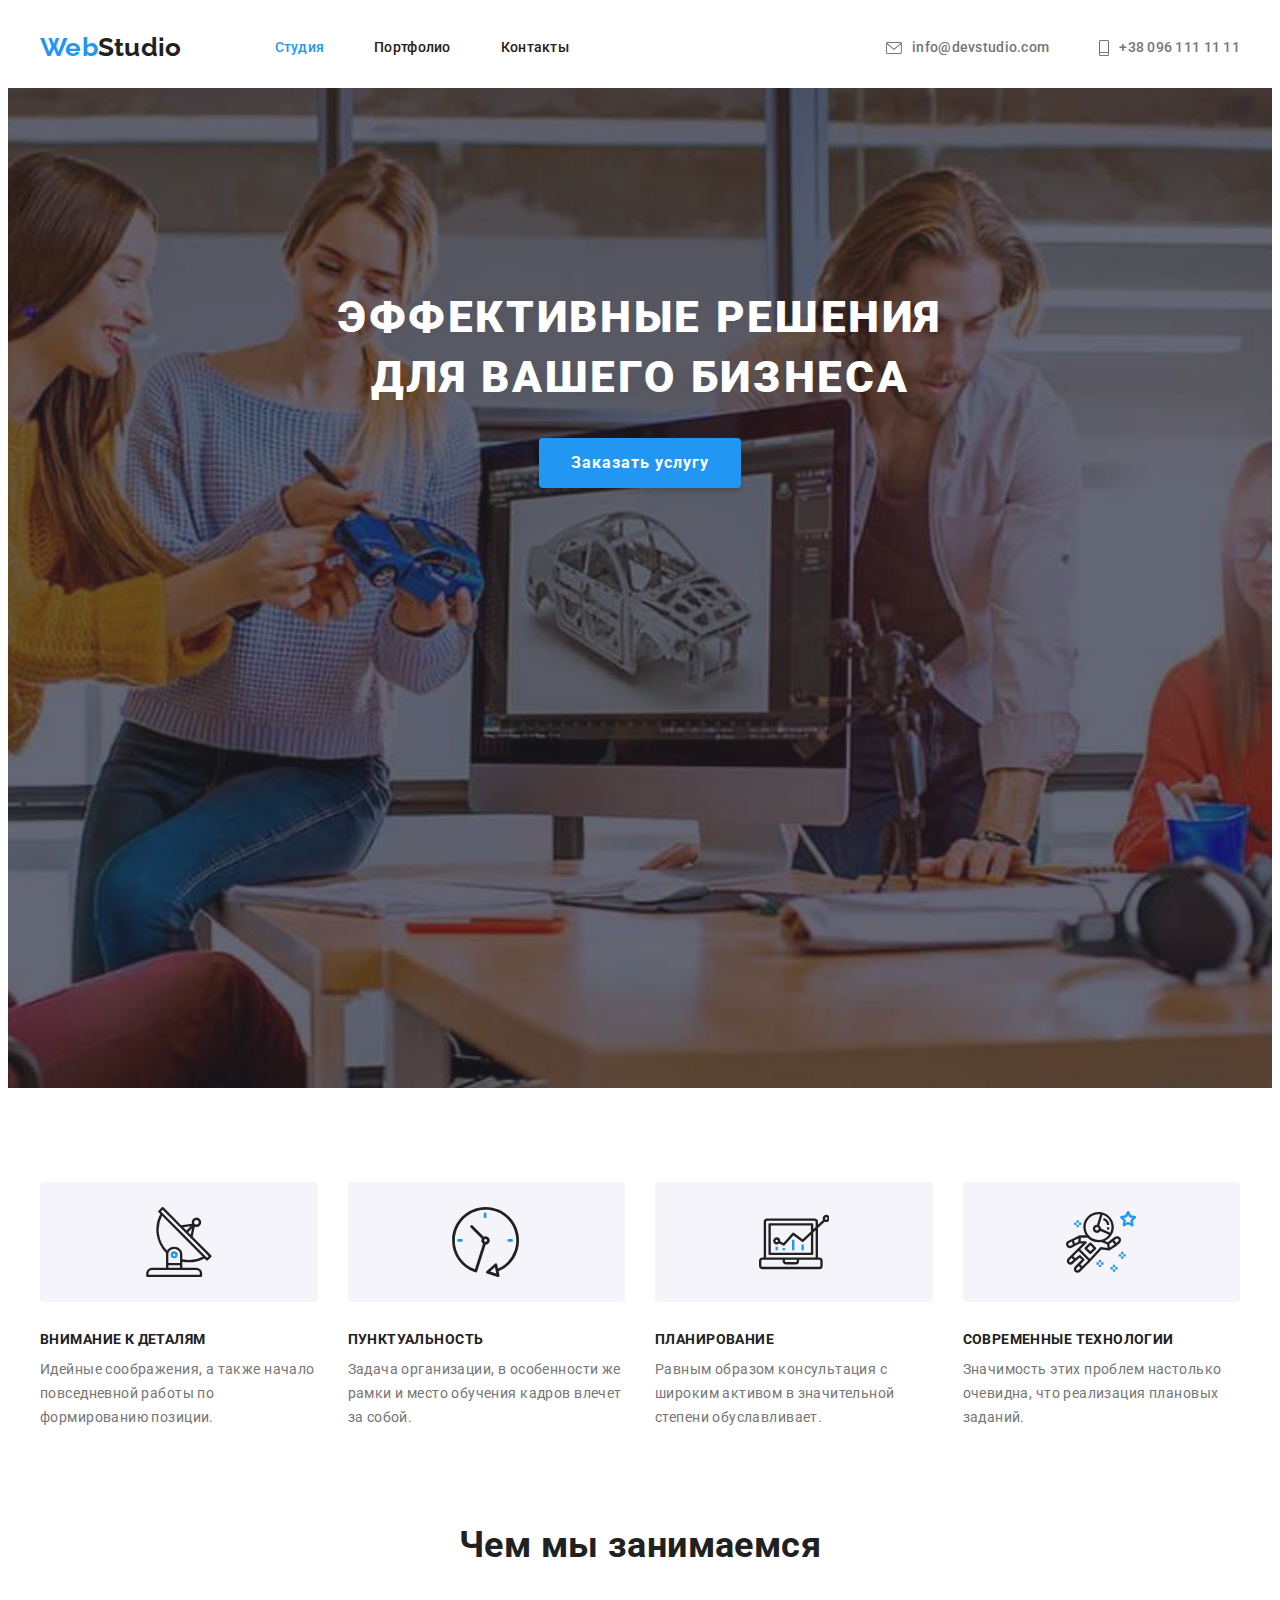
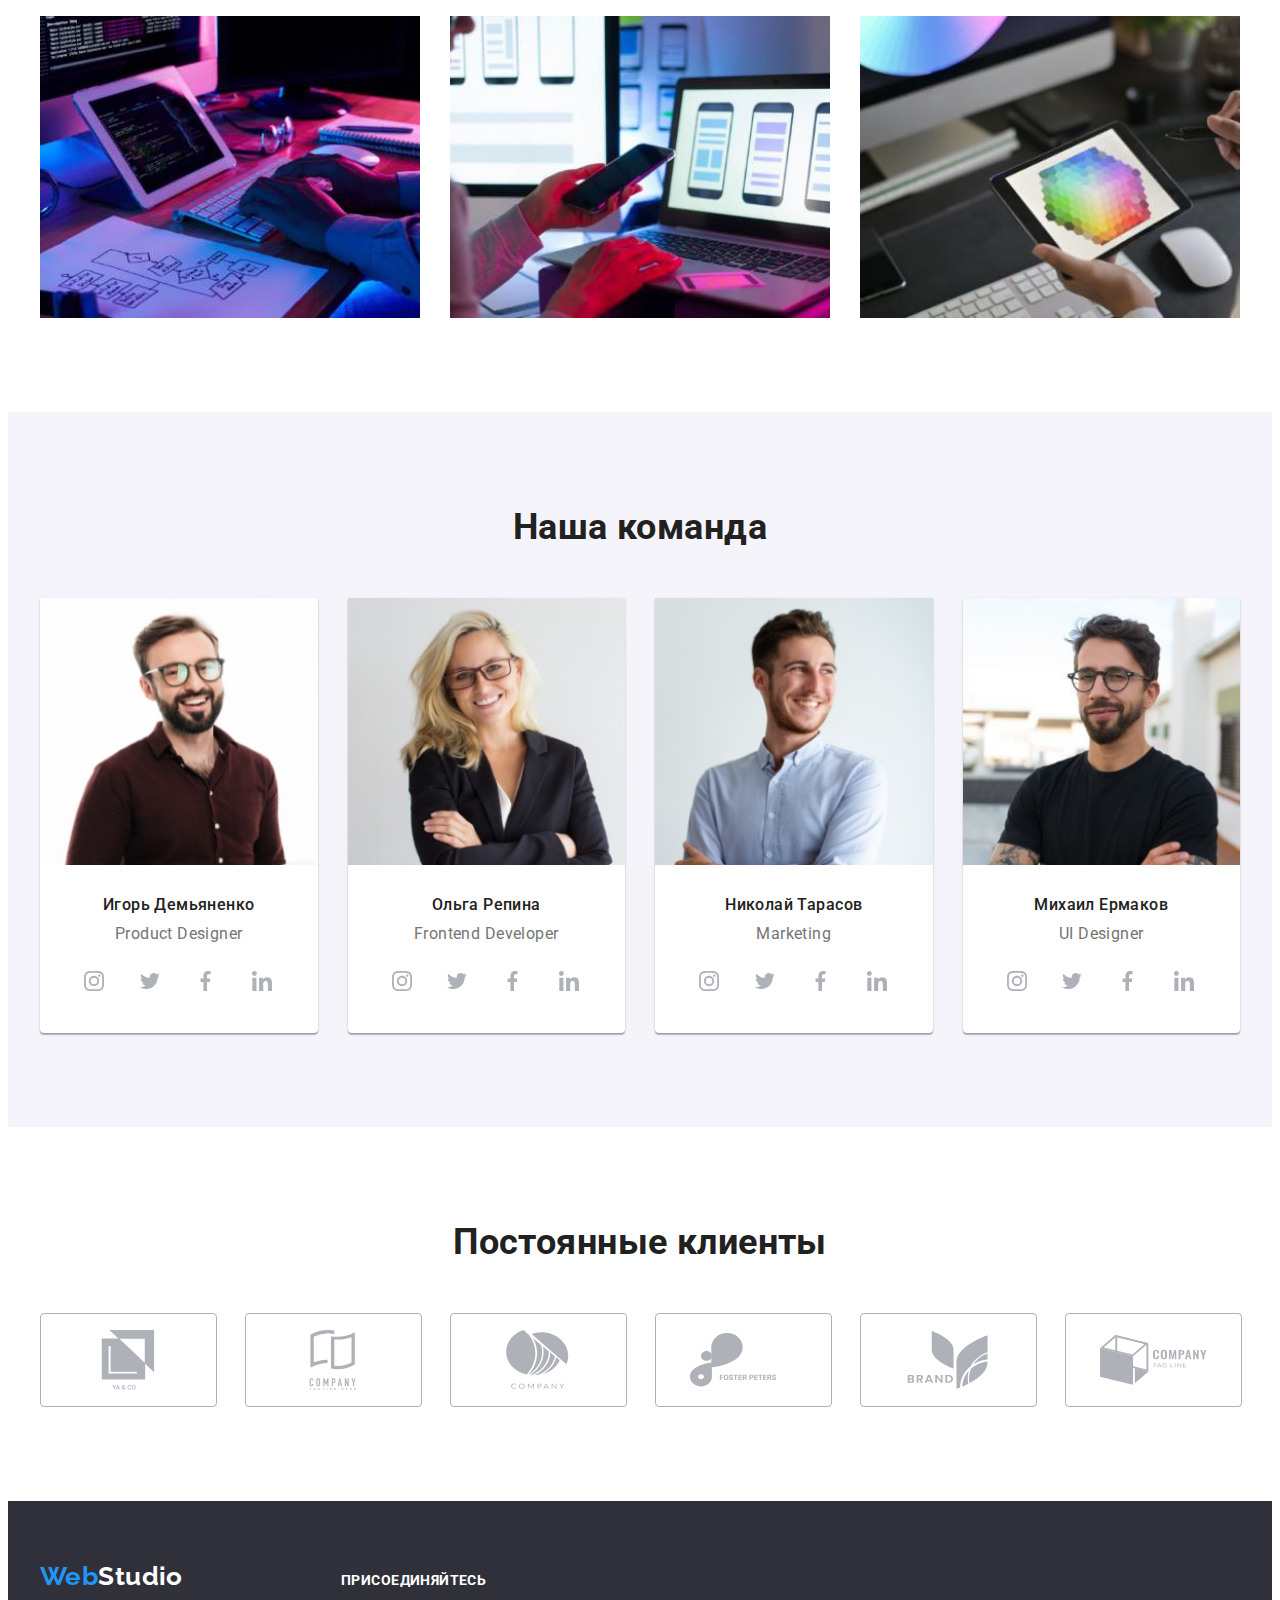
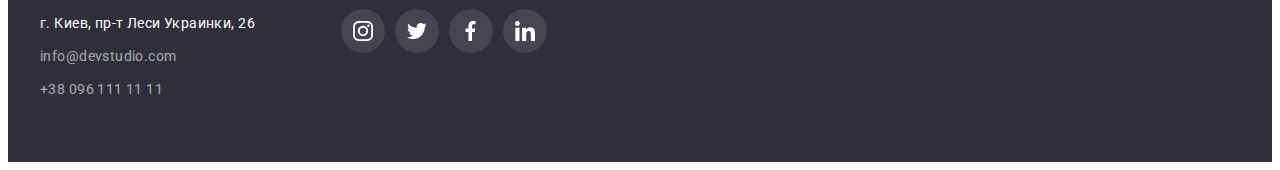
<file: index.html>
<!doctype html>
<html lang="ru">
<head>
    <meta charset="UTF-8">
    <meta http-equiv="X-UA-Compatible" content="IE=edge">
    <meta name="viewport" content="width=device-width, initial-scale=1.0">
    <link rel="preconnect" href="https://fonts.googleapis.com">
    <link rel="preconnect" href="https://fonts.gstatic.com" crossorigin>
    <link href="https://fonts.googleapis.com/css2?family=Raleway:wght@700&family=Roboto:wght@400;500;700;900&display=swap"
        rel="stylesheet">
    <link rel="stylesheet" href="https://cdnjs.cloudflare.com/ajax/libs/modern-normalize/1.1.0/modern-normalize.min.css"
        integrity="sha512-wpPYUAdjBVSE4KJnH1VR1HeZfpl1ub8YT/NKx4PuQ5NmX2tKuGu6U/JRp5y+Y8XG2tV+wKQpNHVUX03MfMFn9Q=="
        crossorigin="anonymous" referrerpolicy="no-referrer" />
    <link rel="stylesheet" href="./styles/styles.css">
    <link rel="shortcut icon" href="./images/icon.jpg" type="image/jpg">
    <title>Studio</title>
</head>
<body class="body-main">
    
<!--Шапка сайта-->
    
    <header class="header">
        <div class="container main-nav">
            <a class="link-logo header-logo" href="./index.html" lang="en">Web<span class="logo-black">Studio</span></a>
            
            <nav class="header-nav">
            <ul class="list header-list-nav">
                <li class="header-list-item"><a href="./index.html" class="link current">Студия</a></li>
                <li class="header-list-item"><a href="./portfolio.html" class="link">Портфолио</a></li>
                <li class="header-list-item"><a href="./contacts.html" class="link">Контакты</a></li>
            </ul>
            </nav>
        
            <ul class="contacts list">
                <li class="contacts-list-item">
                    <a class="link contacts-link" href="mailto:info@devstudio.com">
                        <svg class="header-icon" width="16" height="12">
                            <use href="./images/icons.svg#envelope"></use>
                        </svg>info@devstudio.com
                    </a></li>
                <li class="contacts-list-item">
                    <a class="link contacts-link" href="tel:+380961111111"><svg class="header-icon" width="10" height="16">
                        <use href="./images/icons.svg#smartphone"></use>
                    </svg>
                        +38 096 111 11 11
                    </a></li>
        </ul>
        </div>
    </header>

<!--Основная часть-->
    
    <main>
    
<!--Секция "Начальная"-->
    
      <section class="hero">
          <h1 class="hero-title-h1 white-text">Эффективные решения для вашего бизнеса</h1>
          <button class="button" type="button">Заказать услугу</button>
      </section>
    
<!--Секция "О нас"-->
      
      <section class="about-us section">
          <div class="container">
          <h2 class="section-title-h2 visually-hidden">О нас</h2>
          <ul class="list about-us-list card-set">
              <li class="about-us-list-item card-item">
                  <div class="about-us-label">
                      <svg width="70" height="70">
                          <use href="./images/icons.svg#antenna"></use>
                      </svg>
                  </div>
                  <h3 class="about-us-header header-h3">Внимание к деталям</h3>
                  <p class="about-us-description">Идейные соображения, а также начало повседневной работы по формированию позиции.</p>
              </li>
              <li class="about-us-list-item card-item">
                <div class="about-us-label">
                    <svg width="70" height="70">
                        <use href="./images/icons.svg#clock"></use>
                    </svg>
                </div>
                <h3 class="about-us-header header-h3">Пунктуальность</h3>
                <p class="about-us-description">Задача организации, в особенности же рамки и место обучения кадров влечет за собой.</p>
              </li>
              <li class="about-us-list-item card-item">
                <div class="about-us-label">
                    <svg width="70" height="70">
                        <use href="./images/icons.svg#diagram"></use>
                    </svg>
                </div>
                <h3 class="about-us-header header-h3">Планирование</h3>
                <p class="about-us-description">Равным образом консультация с широким активом в значительной степени обуславливает.</p>
              </li>
              <li class="about-us-list-item card-item">
                <div class="about-us-label">
                    <svg width="70" height="70">
                        <use href="./images/icons.svg#astronaut"></use>
                    </svg>
                </div>
                <h3 class="about-us-header header-h3">Современные технологии</h3>
                <p class="about-us-description">Значимость этих проблем настолько очевидна, что реализация плановых заданий.</p>
              </li>
            </ul>
            </div>
      </section>

<!--Секция "Что мы делаем"-->
      
    <section class="what-we-do section">
          <div class="container">
          <h2 class="section-title-h2">Чем мы занимаемся</h2>
          <ul class="list what-we-do-list card-set">
              <li class="what-we-do-item card-item"><img src="./images/img1.jpg" alt="Пишем код" width="370" height="294"></li>
              <li class="what-we-do-item card-item"><img src="./images/img2.jpg" alt="Создаем дизайн продукта" width="370" height="294"></li>
              <li class="what-we-do-item card-item"><img src="./images/img3.jpg" alt="Выбираем лучший вариант" width="370" height="294"></li>
          </ul>
          </div>
      </section>
    
<!--Секция "Наша команда"-->
      
      <section class="our-team section">
          <div class="container">
          <h2 class="section-title-h2">Наша команда</h2>
          <ul class="list our-team-list card-set">
             <li class="our-team-item card-item">
                <img class="our-team-image" src="./images/product-designer.jpg" alt="Дизайнер продукта" width="270" height="260">
                <div class="our-team-align">
                <h3 class="our-team-name">Игорь Демьяненко</h3>
                <p class="our-team-job" lang="en">Product Designer</p>
                    <ul class="list card-set our-team-social-list">
                    <li class="our-team-social-item card-item">
                        <a class="our-team-social-link" aria-label="Ссылка на Instagram" 
                           href="https://www.instagram.com/" target="_blank" rel="noreferrer nofollow noopener">
                        <span class="visually-hidden" lang="en">Instagram</span>
                        <svg class="our-team-social-icon" width="20" height="20">
                            <use href="./images/icons.svg#instagram"></use>
                        </svg>
                        </a>
                        </li>
                    <li class="our-team-social-item card-item">
                        <a class="our-team-social-link" aria-label="Ссылка на Twitter" 
                        href="https://twitter.com/" target="_blank" rel="noreferrer nofollow noopener">
                        <span class="visually-hidden" lang="en">Twitter</span>
                        <svg class="our-team-social-icon" width="20" height="20">
                            <use href="./images/icons.svg#twitter"></use>
                        </svg>
                        </a></li>
                    <li class="our-team-social-item card-item">
                        <a class="our-team-social-link" aria-label="Ссылка на Facebook" 
                        href="https://www.facebook.com/" target="_blank" rel="noreferrer nofollow noopener">
                        <span class="visually-hidden" lang="en">Facebook</span>
                        <svg class="our-team-social-icon" width="20" height="20">
                            <use href="./images/icons.svg#facebook"></use>
                        </svg>
                        </a></li>
                    <li class="our-team-social-item card-item">
                        <a class="our-team-social-link" aria-label="Ссылка на Linkedin" 
                        href="https://www.linkedin.com/" target="_blank" rel="noreferrer nofollow noopener">
                        <span class="visually-hidden" lang="en">Linkedin</span>
                        <svg class="our-team-social-icon" width="20" height="20">
                            <use href="./images/icons.svg#linkedin"></use>
                        </svg>
                        </a></li>
                  </ul>
                </div>
             </li>
             <li class="our-team-item card-item">
                <img class="our-team-image" src="./images/frontend-developer.jpg" alt="Фронтенд разработчик" width="270" height="260">
                <div class="our-team-align">
                <h3 class="our-team-name">Ольга Репина</h3>
                <p class="our-team-job" lang="en">Frontend Developer</p>
                <ul class="list card-set our-team-social-list">
                    <li class="our-team-social-item card-item">
                        <a class="our-team-social-link" aria-label="Ссылка на Instagram" href="https://www.instagram.com/"
                            target="_blank" rel="noreferrer nofollow noopener">
                            <span class="visually-hidden" lang="en">Instagram</span>
                            <svg class="our-team-social-icon" width="20" height="20">
                                <use href="./images/icons.svg#instagram"></use>
                            </svg>
                        </a>
                    </li>
                    <li class="our-team-social-item card-item">
                        <a class="our-team-social-link" aria-label="Ссылка на Twitter" href="https://twitter.com/" target="_blank"
                            rel="noreferrer nofollow noopener">
                            <span class="visually-hidden" lang="en">Twitter</span>
                            <svg class="our-team-social-icon" width="20" height="20">
                                <use href="./images/icons.svg#twitter"></use>
                            </svg>
                        </a>
                    </li>
                    <li class="our-team-social-item card-item">
                        <a class="our-team-social-link" aria-label="Ссылка на Facebook" href="https://www.facebook.com/" target="_blank"
                            rel="noreferrer nofollow noopener">
                            <span class="visually-hidden" lang="en">Facebook</span>
                            <svg class="our-team-social-icon" width="20" height="20">
                                <use href="./images/icons.svg#facebook"></use>
                            </svg>
                        </a>
                    </li>
                    <li class="our-team-social-item card-item">
                        <a class="our-team-social-link" aria-label="Ссылка на Linkedin" href="https://www.linkedin.com/" target="_blank"
                            rel="noreferrer nofollow noopener">
                            <span class="visually-hidden" lang="en">Linkedin</span>
                            <svg class="our-team-social-icon" width="20" height="20">
                                <use href="./images/icons.svg#linkedin"></use>
                            </svg>
                        </a>
                    </li>
                </ul>
                </div>
             </li>
             <li class="our-team-item card-item">
                <img class="our-team-image" src="./images/marketing.jpg" alt="Маркетолог" width="270" height="260">
                <div class="our-team-align">
                <h3 class="our-team-name">Николай Тарасов</h3>
                <p class="our-team-job" lang="en">Marketing</p>
                <ul class="list card-set our-team-social-list">
                    <li class="our-team-social-item card-item">
                        <a class="our-team-social-link" aria-label="Ссылка на Instagram" href="https://www.instagram.com/"
                            target="_blank" rel="noreferrer nofollow noopener">
                            <span class="visually-hidden" lang="en">Instagram</span>
                            <svg class="our-team-social-icon" width="20" height="20">
                                <use href="./images/icons.svg#instagram"></use>
                            </svg>
                        </a>
                    </li>
                    <li class="our-team-social-item card-item">
                        <a class="our-team-social-link" aria-label="Ссылка на Twitter" href="https://twitter.com/" target="_blank"
                            rel="noreferrer nofollow noopener">
                            <span class="visually-hidden" lang="en">Twitter</span>
                            <svg class="our-team-social-icon" width="20" height="20">
                                <use href="./images/icons.svg#twitter"></use>
                            </svg>
                        </a>
                    </li>
                    <li class="our-team-social-item card-item">
                        <a class="our-team-social-link" aria-label="Ссылка на Facebook" href="https://www.facebook.com/" target="_blank"
                            rel="noreferrer nofollow noopener">
                            <span class="visually-hidden" lang="en">Facebook</span>
                            <svg class="our-team-social-icon" width="20" height="20">
                                <use href="./images/icons.svg#facebook"></use>
                            </svg>
                        </a>
                    </li>
                    <li class="our-team-social-item card-item">
                        <a class="our-team-social-link" aria-label="Ссылка на Linkedin" href="https://www.linkedin.com/" target="_blank"
                            rel="noreferrer nofollow noopener">
                            <span class="visually-hidden" lang="en">Linkedin</span>
                            <svg class="our-team-social-icon" width="20" height="20">
                                <use href="./images/icons.svg#linkedin"></use>
                            </svg>
                        </a>
                    </li>
                </ul>
                </div>
             </li>
             <li class="our-team-item card-item">
                <img class="our-team-image" src="./images/ui-designer.jpg" alt="UI Дизайнер" width="270" height="260">
                <div class="our-team-align">
                <h3 class="our-team-name">Михаил Ермаков</h3>
                <p class="our-team-job" lang="en">UI Designer</p>
                <ul class="list card-set our-team-social-list">
                    <li class="our-team-social-item card-item">
                        <a class="our-team-social-link" aria-label="Ссылка на Instagram" href="https://www.instagram.com/"
                            target="_blank" rel="noreferrer nofollow noopener">
                            <span class="visually-hidden" lang="en">Instagram</span>
                            <svg class="our-team-social-icon" width="20" height="20">
                                <use href="./images/icons.svg#instagram"></use>
                            </svg>
                        </a>
                    </li>
                    <li class="our-team-social-item card-item">
                        <a class="our-team-social-link" aria-label="Ссылка на Twitter" href="https://twitter.com/" target="_blank"
                            rel="noreferrer nofollow noopener">
                            <span class="visually-hidden" lang="en">Twitter</span>
                            <svg class="our-team-social-icon" width="20" height="20">
                                <use href="./images/icons.svg#twitter"></use>
                            </svg>
                        </a>
                    </li>
                    <li class="our-team-social-item card-item">
                        <a class="our-team-social-link" aria-label="Ссылка на Facebook" href="https://www.facebook.com/" target="_blank"
                            rel="noreferrer nofollow noopener">
                            <span class="visually-hidden" lang="en">Facebook</span>
                            <svg class="our-team-social-icon" width="20" height="20">
                                <use href="./images/icons.svg#facebook"></use>
                            </svg>
                        </a>
                    </li>
                    <li class="our-team-social-item card-item">
                        <a class="our-team-social-link" aria-label="Ссылка на Linkedin" href="https://www.linkedin.com/" target="_blank"
                            rel="noreferrer nofollow noopener">
                            <span class="visually-hidden" lang="en">Linkedin</span>
                            <svg class="our-team-social-icon" width="20" height="20">
                                <use href="./images/icons.svg#linkedin"></use>
                            </svg>
                        </a>
                    </li>
                </ul>
                </div>
            </li>
          </ul>
          </div>
      </section>
    </main>

<!--Секция "Постоянные клиенты"-->

       <section class="regular-clients section">
        <div class="container">
            <h2 class="section-title-h2">Постоянные клиенты</h2>
            
            <ul class="regular-clients-list list card-set">
                <li class="regular-clients-item card-item">
                        <a class="regular-clients-link" aria-label="Ccылка на сайт клиента" 
                        href="https://goit.ua/" target="_blank" rel="noreferrer nofollow noopener">
                        <span class="visually-hidden" lang="en">Школа программирования</span>
                        <svg class="clients-icon" width="106" height="60">
                            <use href="./images/icons.svg#group"></use>
                        </svg>
                    </a>
                </li>
                <li class="regular-clients-item card-item">
                        <a class="regular-clients-link" aria-label="Ccылка на сайт клиента" 
                        href="https://goit.ua/" target="_blank" rel="noreferrer nofollow noopener">
                        <span class="visually-hidden" lang="en">Школа программирования</span>
                        <svg class="clients-icon" width="106" height="60">
                            <use href="./images/icons.svg#group-1"></use>
                        </svg>
                    </a>
                </li>
                <li class="regular-clients-item card-item">
                        <a class="regular-clients-link" aria-label="Ccылка на сайт клиента" 
                        href="https://goit.ua/" target="_blank" rel="noreferrer nofollow noopener">
                        <span class="visually-hidden" lang="en">Школа программирования</span>
                        <svg class="clients-icon" width="106" height="60">
                            <use href="./images/icons.svg#group-2"></use>
                        </svg>
                    </a>
                </li>
                <li class="regular-clients-item card-item">
                        <a class="regular-clients-link" aria-label="Ccылка на сайт клиента" 
                        href="https://goit.ua/" target="_blank" rel="noreferrer nofollow noopener">
                        <span class="visually-hidden" lang="en">Школа программирования</span>
                        <svg class="clients-icon" width="106" height="60">
                            <use href="./images/icons.svg#group-3"></use>
                        </svg>
                    </a>
                </li>
                <li class="regular-clients-item card-item">
                        <a class="regular-clients-link" aria-label="Ccылка на сайт клиента" 
                        href="https://goit.ua/" target="_blank" rel="noreferrer nofollow noopener">
                        <span class="visually-hidden" lang="en">Школа программирования</span>
                        <svg class="clients-icon" width="106" height="60">
                            <use href="./images/icons.svg#group-4"></use>
                        </svg>
                    </a>
                </li>
                <li class="regular-clients-item card-item">
                        <a class="regular-clients-link" aria-label="Ccылка на сайт клиента" 
                        href="https://goit.ua/" target="_blank" rel="noreferrer nofollow noopener">
                        <span class="visually-hidden" lang="en">Школа программирования</span>
                        <svg class="clients-icon" width="106" height="60">
                            <use href="./images/icons.svg#group-5"></use>
                        </svg>
                    </a>
                </li>
            </ul>
        </div>
      </section>

    <!--Футер-->
    
    <footer class="footer">
        <div class="container footer-sections">
          <div class="footer-part">
            <a class="link-logo footer-logo" href="./index.html" lang="en">Web<span class="logo-white">Studio</span></a>
        <address class="adress">
            <ul class="list footer-adress-list">
                <li class="footer-adress-item"><a class="link address-link" href="https://goo.gl/maps/qPpEZcLFMpQjQpn4A" target="_blank" rel="noreferrer nofollow noopener">г. Киев, пр-т Леси Украинки, 26</a></li>
                <li class="footer-adress-item"><a class="link address-link" href="mailto:info@devstudio.com">info@devstudio.com</a></li>
                <li class="footer-adress-item"><a class="link address-link" href="tel:+380961111111">+38 096 111 11 11</a></li>
            </ul>
        </address>
        </div>

         <div class="footer-part">
            <p class="footer-header header-h3">Присоединяйтесь</p>
            <ul class="list card-set our-team-social-list">
                <li class="our-team-social-item card-item">
                    <a class="our-team-social-link" aria-label="Ссылка на Instagram" href="https://www.instagram.com/"
                        target="_blank" rel="noreferrer nofollow noopener">
                        <span class="visually-hidden" lang="en">Instagram</span>
                        <svg class="our-team-social-icon" width="20" height="20">
                            <use href="./images/icons.svg#instagram"></use>
                        </svg>
                    </a>
                </li>
                <li class="our-team-social-item card-item">
                    <a class="our-team-social-link" aria-label="Ссылка на Twitter" href="https://twitter.com/" target="_blank"
                        rel="noreferrer nofollow noopener">
                        <span class="visually-hidden" lang="en">Twitter</span>
                        <svg class="our-team-social-icon" width="20" height="20">
                            <use href="./images/icons.svg#twitter"></use>
                        </svg>
                    </a>
                </li>
                <li class="our-team-social-item card-item">
                    <a class="our-team-social-link" aria-label="Ссылка на Facebook" href="https://www.facebook.com/" target="_blank"
                        rel="noreferrer nofollow noopener">
                        <span class="visually-hidden" lang="en">Facebook</span>
                        <svg class="our-team-social-icon" width="20" height="20">
                            <use href="./images/icons.svg#facebook"></use>
                        </svg>
                    </a>
                </li>
                <li class="our-team-social-item card-item">
                    <a class="our-team-social-link" aria-label="Ссылка на Linkedin" href="https://www.linkedin.com/" target="_blank"
                        rel="noreferrer nofollow noopener">
                        <span class="visually-hidden" lang="en">Linkedin</span>
                        <svg class="our-team-social-icon" width="20" height="20">
                            <use href="./images/icons.svg#linkedin"></use>
                        </svg>
                    </a>
                </li>
            </ul>
         </div>
        </div>
    </footer>
</body>
</html>
</file>
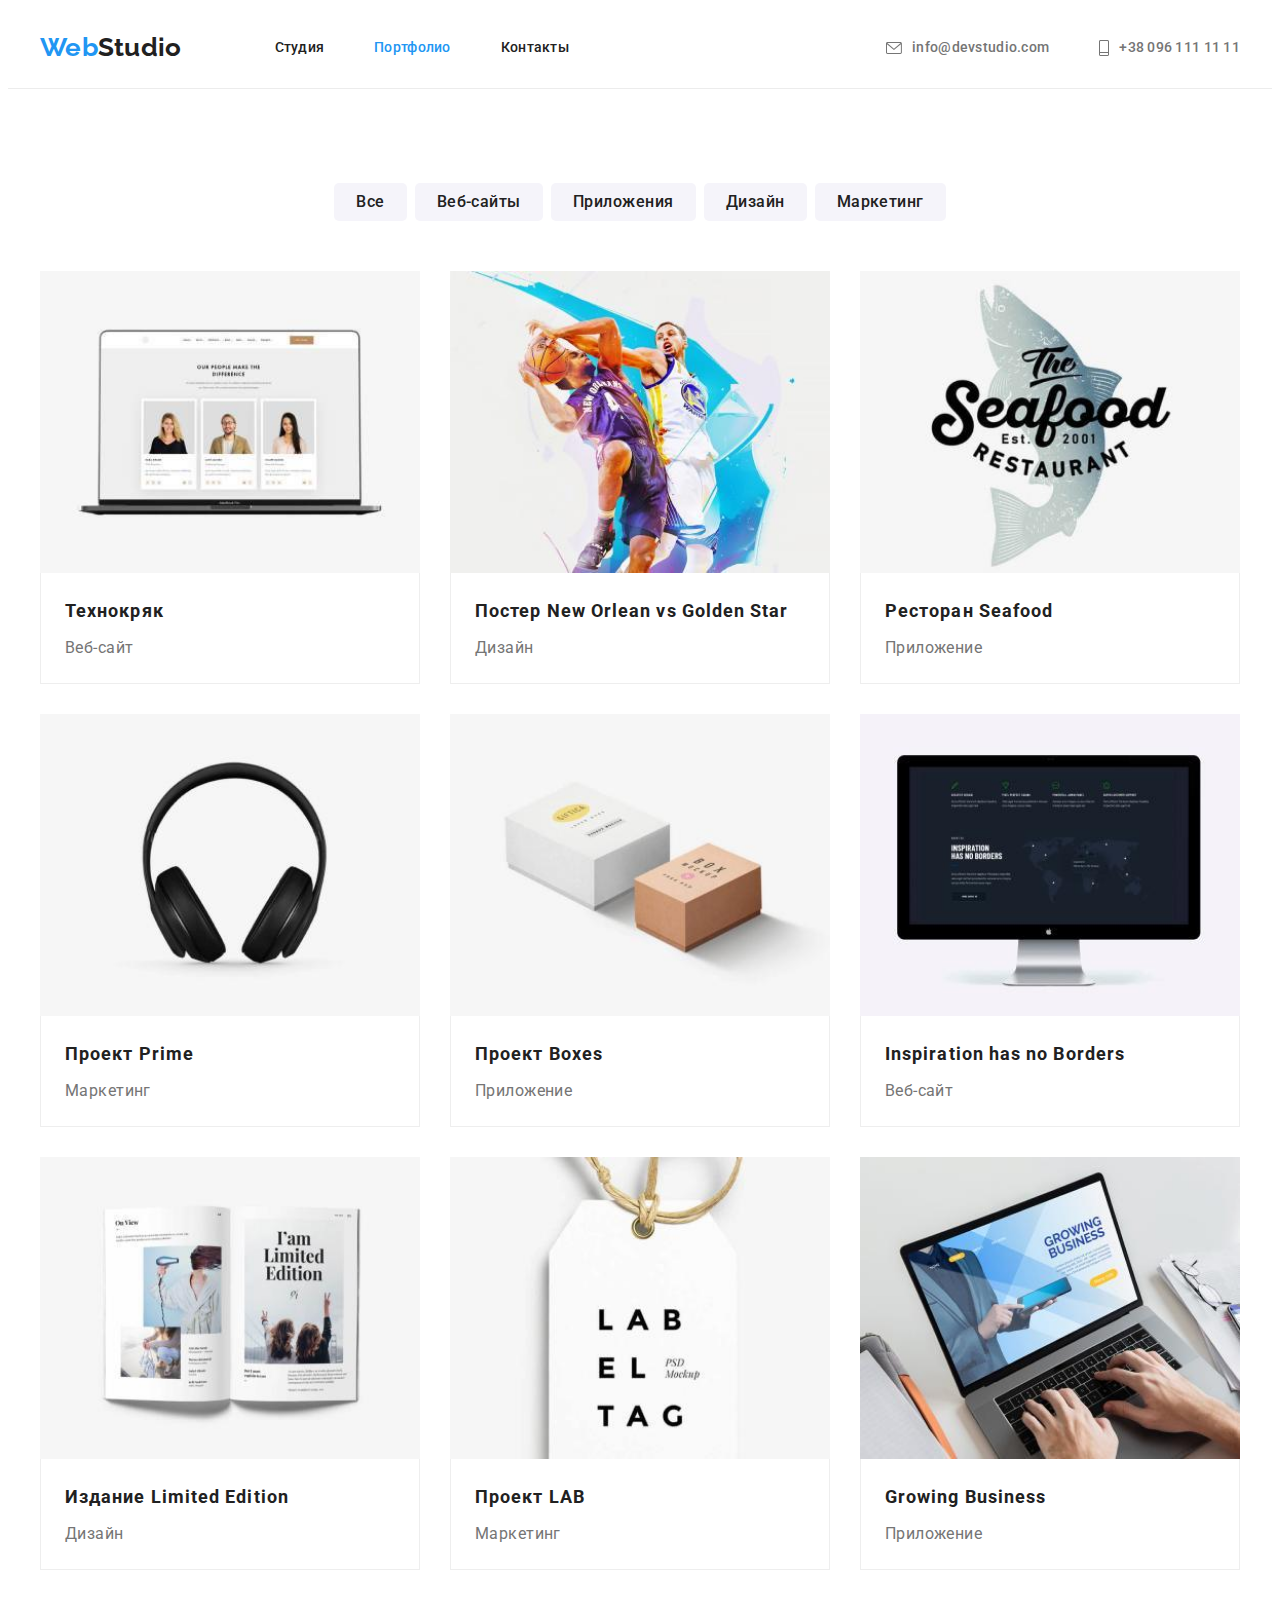
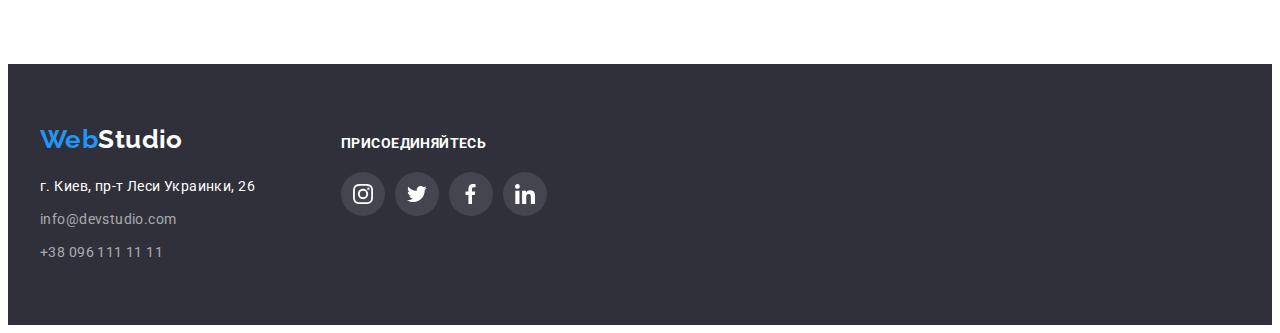
<file: portfolio.html>
<!doctype html>
<html lang="ru">

<head>
    <meta charset="UTF-8">
    <meta http-equiv="X-UA-Compatible" content="IE=edge">
    <meta name="viewport" content="width=device-width, initial-scale=1.0">
    <link rel="preconnect" href="https://fonts.googleapis.com">
    <link rel="preconnect" href="https://fonts.gstatic.com" crossorigin>
    <link href="https://fonts.googleapis.com/css2?family=Raleway:wght@700&family=Roboto:wght@400;500;700;900&display=swap"
        rel="stylesheet">
    <link rel="stylesheet" href="https://cdnjs.cloudflare.com/ajax/libs/modern-normalize/1.1.0/modern-normalize.min.css"
        integrity="sha512-wpPYUAdjBVSE4KJnH1VR1HeZfpl1ub8YT/NKx4PuQ5NmX2tKuGu6U/JRp5y+Y8XG2tV+wKQpNHVUX03MfMFn9Q=="
        crossorigin="anonymous" referrerpolicy="no-referrer" />
    <link rel="stylesheet" href="./styles/styles.css">
    <link rel="shortcut icon" href="./images/icon.jpg" type="image/jpg">
    <title>Portfolio</title>
</head>

<body class="body-main">

    <!--Шапка сайта-->

    <header class="header header-portfolio">
        <div class="container main-nav">
            <a class="link-logo header-logo" href="./index.html" lang="en">Web<span class="logo-black">Studio</span></a>
        
            <nav class="header-nav">
                <ul class="list header-list-nav">
                    <li class="header-list-item"><a href="./index.html" class="link">Студия</a></li>
                    <li class="header-list-item"><a href="./portfolio.html" class="link current">Портфолио</a></li>
                    <li class="header-list-item"><a href="./contacts.html" class="link">Контакты</a></li>
                </ul>
            </nav>
        
            <ul class="contacts list">
                <li class="contacts-list-item">
                    <a class="link contacts-link" href="mailto:info@devstudio.com">
                        <svg class="header-icon" width="16" height="12">
                            <use href="./images/icons.svg#envelope"></use>
                        </svg>info@devstudio.com
                    </a>
                </li>
                <li class="contacts-list-item">
                    <a class="link contacts-link" href="tel:+380961111111"><svg class="header-icon" width="10" height="16">
                            <use href="./images/icons.svg#smartphone"></use>
                        </svg>
                        +38 096 111 11 11
                    </a>
                </li>
            </ul>
        </div>
        </header>

    <!--Основная часть-->

    <main>
     <section class="our-projects section">
        <div class="container">
        <h1 class="section-title visually-hidden">Наши работы</h1>
        <ul class="list choice">
            <li class="choice-item"><button class="button-radio" type="button">Все</button></li>
            <li class="choice-item"><button class="button-radio" type="button">Веб-сайты</button></li>
            <li class="choice-item"><button class="button-radio" type="button">Приложения</button></li>
            <li class="choice-item"><button class="button-radio" type="button">Дизайн</button></li>
            <li class="choice-item"><button class="button-radio" type="button">Маркетинг</button></li>
        </ul>
        <ul class="list our-projects-list card-set">
            
            <li class="our-projects-list-item card-item"><a class="link project-link" href="https://www.google.com/" target="_blank" rel="noreferrer nofollow noopener">
                <img src="./images/kryak.jpg" alt="Ноутбук" width="370" height="294">
                <div class="projects-align">
                <h2 class="project-name">Технокряк</h2>
                <p class="project-category">Веб-сайт</p>
                </div>
                <p class="section-title-portfolio visually-hidden">Технокряк - это современная площадка распространения вируса. Компании используют эту платформу для цифрового шпионажа и атак на защищенные сервера конкурентов.</p>
                </a>
            </li>
            
            <li class="our-projects-list-item card-item"><a class="link project-link" href="https://www.google.com/" target="_blank" rel="noreferrer nofollow noopener">
                    <img src="./images/poster.jpg" alt="Постер Игра в баскетбол" width="370" height="294">
                    <div class="projects-align">
                    <h2 class="project-name">Постер <span lang="en">New Orlean vs Golden Star</span></h2>
                    <p class="project-category">Дизайн</p>
                    </div>
                    <p class="section-title-portfolio visually-hidden">Технокряк - это современная площадка распространения
                            вируса. Компании используют эту платформу для цифрового шпионажа и атак на защищенные сервера
                            конкурентов.</p>
                </a>
            </li>

            <li class="our-projects-list-item card-item"><a class="link project-link" href="https://www.google.com/" target="_blank" rel="noreferrer nofollow noopener">
                    <img src="./images/restaurant.jpg" alt="Логотип ресторана" width="370" height="294">
                    <div class="projects-align">
                    <h2 class="project-name">Ресторан <span lang="en">Seafood</span></h2>
                    <p class="project-category">Приложение</p>
                    </div>
                    <p class="section-title-portfolio visually-hidden">Технокряк - это современная площадка распространения
                            вируса. Компании используют эту платформу для цифрового шпионажа и атак на защищенные сервера
                            конкурентов.</p>
                </a>
            </li>

            <li class="our-projects-list-item card-item"><a class="link project-link" href="https://www.google.com/" target="_blank" rel="noreferrer nofollow noopener">
                    <img src="./images/headphones.jpg" alt="Наушники" width="370" height="294">
                    <div class="projects-align">
                    <h2 class="project-name">Проект <span lang="en">Prime</span></h2>
                    <p class="project-category">Маркетинг</p>
                    </div>
                    <p class="section-title-portfolio visually-hidden">Технокряк - это современная площадка распространения
                            вируса. Компании используют эту платформу для цифрового шпионажа и атак на защищенные сервера
                            конкурентов.</p>
                </a>
            </li>

            <li class="our-projects-list-item card-item"><a class="link project-link" href="https://www.google.com/" target="_blank" rel="noreferrer nofollow noopener">
                    <img src="./images/boxes.jpg" alt="Бумажные коробочки" width="370" height="294">
                    <div class="projects-align">
                    <h2 class="project-name">Проект <span lang="en">Boxes</span></h2>
                    <p class="project-category">Приложение</p>
                    </div>
                    <p class="section-title-portfolio visually-hidden">Технокряк - это современная площадка распространения
                            вируса. Компании используют эту платформу для цифрового шпионажа и атак на защищенные сервера
                            конкурентов.</p>
                </a>
            </li>

            <li class="our-projects-list-item card-item"><a class="link project-link" href="https://www.google.com/" target="_blank" rel="noreferrer nofollow noopener">
                    <img src="./images/desktop.jpg" alt="Монитор компьютера" width="370" height="294">
                    <div class="projects-align">
                    <h2 class="project-name" lang="en">Inspiration has no Borders</h2>
                    <p class="project-category">Веб-сайт</p>
                    </div>
                    <p class="section-title-portfolio visually-hidden">Технокряк - это современная площадка распространения
                            вируса. Компании используют эту платформу для цифрового шпионажа и атак на защищенные сервера
                            конкурентов.</p>
                </a>
            </li>

            <li class="our-projects-list-item card-item"><a class="link project-link" href="https://www.google.com/" target="_blank" rel="noreferrer nofollow noopener">
                    <img src="./images/magazine.jpg" alt="Открытый журнал" width="370" height="294">
                    <div class="projects-align">
                    <h2 class="project-name">Издание <span lang="en">Limited Edition</span></h2>
                    <p class="project-category">Дизайн</p>
                    </div>
                    <p class="section-title-portfolio visually-hidden">Технокряк - это современная площадка распространения
                            вируса. Компании используют эту платформу для цифрового шпионажа и атак на защищенные сервера
                            конкурентов.</p>
                </a>
            </li>

            <li class="our-projects-list-item card-item"><a class="link project-link" href="https://www.google.com/" target="_blank" rel="noreferrer nofollow noopener">
                    <img src="./images/label.jpg" alt="Бирка" width="370" height="294">
                    <div class="projects-align">
                    <h2 class="project-name">Проект <span lang="en">LAB</span></h2>
                    <p class="project-category">Маркетинг</p>
                    </div>
                    <p class="section-title-portfolio visually-hidden">Технокряк - это современная площадка распространения
                            вируса. Компании используют эту платформу для цифрового шпионажа и атак на защищенные сервера
                            конкурентов.</p>
                </a>
            </li>

            <li class="our-projects-list-item card-item"><a class="link project-link" href="https://www.google.com/" target="_blank" rel="noreferrer nofollow noopener">
                    <img src="./images/laptop.jpg" alt="Работа за ноутбуком" width="370" height="294">
                    <div class="projects-align">
                    <h2 class="project-name" lang="en">Growing Business</h2>
                    <p class="project-category">Приложение</p>
                    </div>
                    <p class="section-title-portfolio visually-hidden">Технокряк - это современная площадка распространения
                            вируса. Компании используют эту платформу для цифрового шпионажа и атак на защищенные сервера
                            конкурентов.</p>
                </a>
            </li>
        </ul>
        </div>
     </section>
    </main>

    <!--Футер-->
    
<footer class="footer">
    <div class="container footer-sections">
        <div class="footer-part">
            <a class="link-logo footer-logo" href="./index.html" lang="en">Web<span class="logo-white">Studio</span></a>
            <address class="adress">
                <ul class="list footer-adress-list">
                    <li class="footer-adress-item"><a class="link address-link"
                            href="https://goo.gl/maps/qPpEZcLFMpQjQpn4A" target="_blank"
                            rel="noreferrer nofollow noopener">г. Киев, пр-т Леси Украинки, 26</a></li>
                    <li class="footer-adress-item"><a class="link address-link"
                            href="mailto:info@devstudio.com">info@devstudio.com</a></li>
                    <li class="footer-adress-item"><a class="link address-link" href="tel:+380961111111">+38 096 111 11
                            11</a></li>
                </ul>
            </address>
        </div>

        <div class="footer-part">
            <p class="footer-header header-h3">Присоединяйтесь</p>
            <ul class="list card-set our-team-social-list">
                <li class="our-team-social-item card-item">
                    <a class="our-team-social-link" aria-label="Ссылка на Instagram" href="https://www.instagram.com/"
                        target="_blank" rel="noreferrer nofollow noopener">
                        <span class="visually-hidden" lang="en">Instagram</span>
                        <svg class="our-team-social-icon" width="20" height="20">
                            <use href="./images/icons.svg#instagram"></use>
                        </svg>
                    </a>
                </li>
                <li class="our-team-social-item card-item">
                    <a class="our-team-social-link" aria-label="Ссылка на Twitter" href="https://twitter.com/"
                        target="_blank" rel="noreferrer nofollow noopener">
                        <span class="visually-hidden" lang="en">Twitter</span>
                        <svg class="our-team-social-icon" width="20" height="20">
                            <use href="./images/icons.svg#twitter"></use>
                        </svg>
                    </a>
                </li>
                <li class="our-team-social-item card-item">
                    <a class="our-team-social-link" aria-label="Ссылка на Facebook" href="https://www.facebook.com/"
                        target="_blank" rel="noreferrer nofollow noopener">
                        <span class="visually-hidden" lang="en">Facebook</span>
                        <svg class="our-team-social-icon" width="20" height="20">
                            <use href="./images/icons.svg#facebook"></use>
                        </svg>
                    </a>
                </li>
                <li class="our-team-social-item card-item">
                    <a class="our-team-social-link" aria-label="Ссылка на Linkedin" href="https://www.linkedin.com/"
                        target="_blank" rel="noreferrer nofollow noopener">
                        <span class="visually-hidden" lang="en">Linkedin</span>
                        <svg class="our-team-social-icon" width="20" height="20">
                            <use href="./images/icons.svg#linkedin"></use>
                        </svg>
                    </a>
                </li>
            </ul>
        </div>
    </div>
</footer>
</body>
</html>
</file>
<file: styles/styles.css>
/* Общие правила */

:root {
    --main-text-color: #757575;
    --black-text-color: #212121;
    --white-text-color: #FFFFFF;
    --blue-color: #2196F3;
    --hero-color: #2F303A;
    --color-hover: #2196F3;
    --color-our-team-section: #F5F4FA;
    --color-of-portfolio-box: #EEEEEE;
    --gap-after-h2: 50px;
    --card-gap-top: 30px;
    --card-gap-left: 30px;
    --team-social-icons: #AFB1B8;
    --card-item: 4;
}

body {
    font-family: 'Roboto', sans-serif;
    font-size: 14px;
    line-height: 1.71; 
    letter-spacing: 0.03em;
    color: var(--main-text-color);
    min-height: 100vh;
}

.link {
    text-decoration: none;
    color: inherit;
}

.white-text {
    color: var(--white-text-color);
}

h1,
h2,
h3,
h4,
h5,
h6,
ul,
p {
    margin: 0;
    padding: 0;
}

ul,
ol {
    margin: 0;
    padding: 0;
    list-style: none;
}

img {
    display: block;
    width: 100%;
    height: auto;
}

.container {
    width: 1200px;
    margin-left: auto;
    margin-right: auto;
    margin-top: 0;
    margin-bottom: 0;
    padding-left: 15px;
    padding-right: 15px;
}

.section {
    padding-top: 94px;
    padding-bottom: 94px;
}

.card-set {
    display: flex;
    flex-wrap: wrap;
    
    margin-left: calc(-1 * var(--card-gap-left));
    margin-top: calc(-1 * var(--card-gap-top));

    /*Возможно использовать свойство gap вместо варианта с вычитанием марджинов: gap: var(--card-gap-left);*/
}

.card-item {
    margin-left: var(--card-gap-left);
    margin-top: var(--card-gap-top);
    
    width: calc(100% / var(--card-item) - var(--card-gap-left))  ;
}

/* --------------------PAGE "MAIN"--------------------- */

/* Шапка сайта */

.header {
    font-weight: 500;
    line-height: 1.14;
    letter-spacing: 0.02em;
}

.main-nav {
    display: flex;
    align-items: center;
}

.link-logo {
    font-family: 'Raleway', sans-serif;;
    font-weight: 700;
    font-size: 26px;
    line-height: 1.19;
    color: var(--blue-color);
    text-decoration: none;

    padding-top: 24px;
    padding-bottom: 25px;
}

.header-logo {
    margin-right: 93px;
}

.logo-black {
    color: var(--black-text-color);
}

.header-nav .link:hover,
.header-nav .link:focus {
    color: var(--color-hover);
}

.header-nav .link.current {
    color: var(--color-hover);
}

.header-nav {
    color: var(--black-text-color);
}

.header-nav .link {
    display: block;
    padding-top: 32px;
    padding-bottom: 32px;
}

.header-list-nav {
    display: flex;
}

/*.header-list-nav .header-list-item {
    margin-right: 50px;
}

.header-list-nav .header-list-item:last-child {
    margin-right: 0;
}*/

.header-list-nav .header-list-item:not(:last-child) {
    margin-right: 50px;
}

.contacts {
    display: flex;
    margin-left: auto;
    justify-content: center;
}

/*.contacts .contacts-list-item {
    margin-right: 50px;
}

.contacts .contacts-list-item:last-child {
    margin-right: 0;
}*/

.contacts .contacts-list-item + .contacts-list-item {
    margin-left: 50px;
}

.contacts .link:hover,
.contacts .link:focus {
    color: var(--color-hover);
}

.contacts-link {
    display: flex;
    align-items: center;
    padding-top: 32px;
    padding-bottom: 32px;
}

.header-icon {
    margin-right: 10px;
    fill: currentColor;
}

/* Секция "Начальная" */

.hero {
    background-color: var(--hero-color);
    text-align: center;
    padding: 200px 0;

    height: 600px;
    max-width: 1600px;
    margin-left: auto;
    margin-right: auto;
    background-image: linear-gradient(rgba(47, 48, 58, 0.4), rgba(47, 48, 58, 0.4)), url(../images/hero.jpg);
    background-size: cover;
    background-repeat: no-repeat;
    background-position: center;

}

.hero-title-h1 {
    font-weight: 900;
    font-size: 44px;
    line-height: 1.36;
    letter-spacing: 0.06em;
    text-transform: uppercase;
    color: var(--white-text-color);
    text-align: center;
    
    max-width: 696px;
    margin: 0 auto 30px;
}

.button {
    font-family: inherit;
    font-weight: 700;
    font-size: 16px;
    line-height: 1.88;
    
    align-items: center;
    text-align: center;
    letter-spacing: 0.06em;
    color: var(--white-text-color);

    background-color: var(--blue-color);
    border: none;
    border-radius: 4px;
    box-shadow: 0px 4px 4px rgba(0, 0, 0, 0.15);
    cursor: pointer;
   
    padding: 10px 32px;
    margin-left: auto;
    margin-right: auto;
}

/* Секция "О нас" */

.section-title-h2 {
    font-weight: 700;
    font-size: 36px;
    line-height: 1.17;
    text-align: center;
    color: var(--black-text-color);

    margin-bottom: var(--gap-after-h2);
} 

.visually-hidden {
    position: absolute;
    clip: rect(1px 1px 1px 1px); /* IE6 IE7 */
    clip: rect(1px 1px 1px 1px);
    padding: 0;
    border: 0;
    height: 1px;
    width: 1px;
    overflow: hidden;
}

.about-us-header {
    color: var(--black-text-color);
    margin-bottom: 10px;
}

.header-h3 {
    font-size: 14px;
    font-weight: 700;
    line-height: 1.14;
    text-transform: uppercase;
}

.about-us-list-item {
    /*Формула для использования со свойством gap: width: calc((100% - 3*var(--card-gap-left)) / 4);*/
}

.about-us-label {
    background-color: var(--color-our-team-section);
    border-radius: 4px;
    padding: 25px;
    margin-bottom: 30px;

    display: flex;
    justify-content: center;
    align-items: center;
}

/* Секция "Чем мы занимаемся" */

.what-we-do {
    padding-top: 0;
}

.what-we-do-list {
    --card-item: 3;
}

/* Секция "Наша команда" */

.our-team {
    background-color: var(--color-our-team-section);
    width: auto;
}

.our-team-item {
    background-color: var(--white-text-color);
    box-shadow: 
    0px 1px 3px rgba(0, 0, 0, 0.12),
    0px 1px 1px rgba(0, 0, 0, 0.14),
    0px 2px 1px rgba(0, 0, 0, 0.2);
    border-radius: 0px 0px 4px 4px;
}

.our-team-job, .our-team-name {
    font-size: 16px;
    line-height: 1.19;
    text-align: center;
}

.our-team-name {
    font-weight: 500;
    color: var(--black-text-color);

    margin-bottom: 10px;
}

.our-team-job {
    margin-bottom: 16px;
}

.our-team-align {
    padding: 30px 32px;
}

.our-team-image {
    margin-top: 0;
    margin-bottom: 0;
}

.our-team-social-list {
    justify-content: center;
    --card-gap-left: 10px;
    --card-gap-top: 10px;
}

.our-team-social-link {
    display: flex;
    justify-content: center;
    align-items: center;

    color: var(--team-social-icons);
    width: 44px;
    height: 44px;
    border-radius: 50%;
}

.footer .our-team-social-link {
    background: rgba(255, 255, 255, 0.1);
    color: var(--white-text-color)
}

.our-team-social-link:hover,
.our-team-social-link:focus {
    background-color: var(--blue-color);
    color: var(--white-text-color);
}

.our-team-social-icon {
    fill: currentColor;
}

/* Секция "Постоянные клиенты" */

.regular-clients-list {
    --card-item: 6;
}

.regular-clients-link {
    display: flex;
    justify-content: center;
    align-items: center;

    color: var(--team-social-icons);
    width: 100%;
    height: 92px;
    border-radius: 4px;
    border: 1px solid var(--team-social-icons);
}

.regular-clients-link:hover,
.regular-clients-link:focus {
    color: var(--color-hover);
    border: 1px solid var(--color-hover);
}

.clients-icon {
    fill: currentColor;
}

/* Футер */

.footer {
    background-color: var(--hero-color);

    padding-top: 60px;
    padding-bottom: 60px;
}

.footer-part:not(:last-child) {
    margin-right: 70px;
}

.logo-white {
    color: var(--white-text-color);
}

.address-link {
    color: rgba(255, 255, 255, 0.6);
}
.address-link[target="_blank"] {
    color: var(--white-text-color);
}

.adress {
    font-style: normal;
    width: 231px;
    margin-right: 0;
}

.address-link:hover,
.address-link:focus {
    color: var(--color-hover);
}

.address-link {
    display: block;
}

.footer-logo {
    display: block;
    padding: 0;
    margin-bottom: 20px;
}

.footer-adress-list {
    display: block;
}

.footer-adress-list .footer-adress-item:not(:last-child) {
    margin-bottom: 9px;
}

.footer-header {
    color: var(--white-text-color);
    margin-bottom: 20px;
}

.footer-sections {
    display: flex;
    align-items: baseline;
}

.footer-social-icon {
    fill: currentColor;
}

/* --------------------PAGE "PORTFOLIO"-------------------- */ 

.header-portfolio {
    border-bottom: 1px solid #ECECEC
}

/* Секция "Наши работы" */

.body-portfolio {
    font-family: 'Roboto',
    sans-serif;
    font-size: 16px;
    line-height: 1.88;
    letter-spacing: 0.03em;
    color: var(--main-text-color);
    background-color: var(--white-text-color);
}

.button-radio {
    font-family: inherit;
    font-weight: 500;
    font-size: 16px;
    line-height: 1.63;
    display: flex;
    align-items: center;
    text-align: center;
    letter-spacing: 0.03em;
    color: var(--black-text-color);

    background-color: var(--color-our-team-section);
    border: none;
    border-radius: 5px;
    cursor: pointer;
    
    padding: 6px 22px;
}

.choice {
    display: flex;
    justify-content: center;

    margin-bottom: var(--gap-after-h2);
}

.choice .choice-item + .choice-item {
    margin-left: 8px;
}

.choice .button-radio:hover,
.choice .button-radio:focus {
    color: var(--white-text-color);
    background-color: var(--color-hover);
    box-shadow: 
    0px 3px 10px rgba(0, 0, 0, 0.30),
    0px 1px 10px rgba(0, 0, 0, 0.30),
    0px 2px 10px rgba(0, 0, 0, 0.30);
    border-radius: 4px;
}

.project-name {
    font-weight: 700;
    font-size: 18px;
    line-height: 2.00;
    letter-spacing: 0.06em;
    color: var(--black-text-color);

    margin-bottom: 4px;
}

.our-projects-list-item {
   --card-item: 3;
}

.project-link {
    display: flex;
    flex-direction: column;
}

.project-link:hover,
.project-link:focus {
    box-shadow: 
    0px 1px 10px rgba(0, 0, 0, 0.30),
    0px 4px 10px rgba(0, 0, 0, 0.30),
    1px 4px 10px rgba(0, 0, 0, 0.30);
}

.project-category {
    font-size: 16px;
    line-height: 1.88;
}

.projects-align {
    padding: 20px 24px;

    border-bottom: 1px solid var(--color-of-portfolio-box);
    border-left: 1px solid var(--color-of-portfolio-box);
    border-right: 1px solid var(--color-of-portfolio-box);
}
</file>
